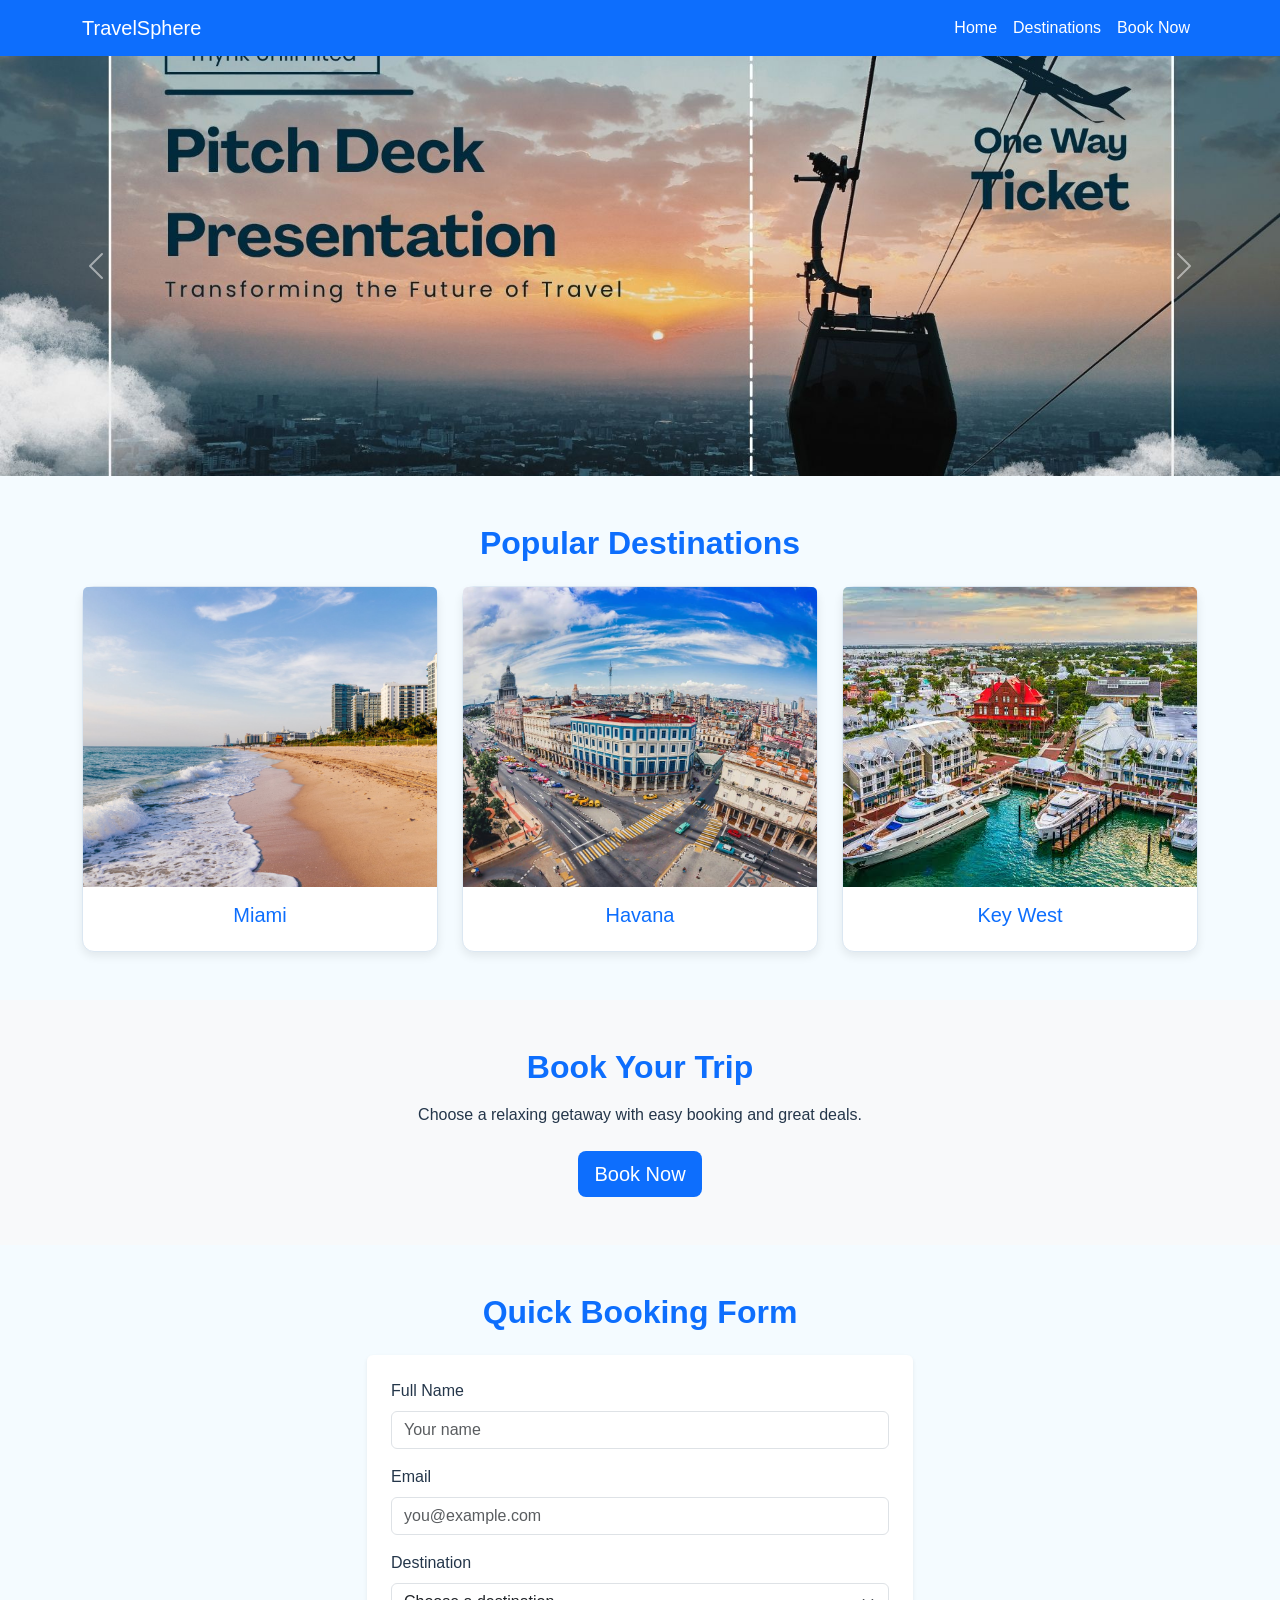
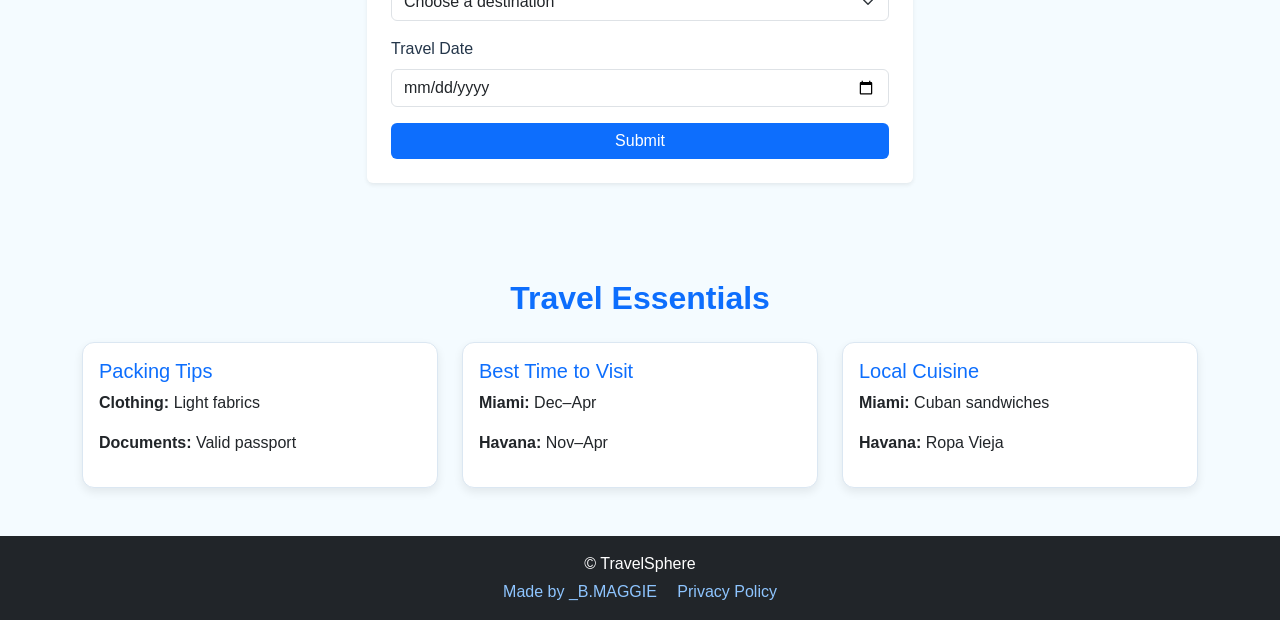
<file: index.html>
<!DOCTYPE html>
<html lang="en">
<head>
  <meta charset="UTF-8" />
  <meta name="viewport" content="width=device-width, initial-scale=1.0" />
  <title>TravelSphere</title>
  <link href="https://cdn.jsdelivr.net/npm/bootstrap@5.3.0/dist/css/bootstrap.min.css" rel="stylesheet" />
  <link href="./style.css" rel="stylesheet" />
</head>
<body>
  <nav class="navbar navbar-expand-lg navbar-dark">
    <div class="container">
      <a class="navbar-brand" href="#">TravelSphere</a>
      <button class="navbar-toggler" type="button" data-bs-toggle="collapse" data-bs-target="#navMenu">
        <span class="navbar-toggler-icon"></span>
      </button>
      <div class="collapse navbar-collapse" id="navMenu">
        <ul class="navbar-nav ms-auto">
          <li class="nav-item"><a class="nav-link" href="#">Home</a></li>
          <li class="nav-item"><a class="nav-link" href="#destinations">Destinations</a></li>
          <li class="nav-item"><a class="nav-link" href="#book">Book Now</a></li>
        </ul>
      </div>
    </div>
  </nav>

  <div id="carouselExample" class="carousel slide" data-bs-ride="carousel">
    <div class="carousel-inner">
      <div class="carousel-item active"><img src="./1000351820.jpg" class="d-block w-100" alt="Island view"></div>
      <div class="carousel-item"><img src="./1000351821.jpg" class="d-block w-100" alt="Beach view"></div>
      <div class="carousel-item"><img src="./1000351822.jpg" class="d-block w-100" alt="Sunset view"></div>
    </div>
    <button class="carousel-control-prev" type="button" data-bs-target="#carouselExample" data-bs-slide="prev"><span class="carousel-control-prev-icon"></span></button>
    <button class="carousel-control-next" type="button" data-bs-target="#carouselExample" data-bs-slide="next"><span class="carousel-control-next-icon"></span></button>
  </div>

  <section class="py-5" id="destinations">
    <div class="container">
      <h2 class="text-center mb-4">Popular Destinations</h2>
      <div class="row g-4">
        <article class="col-md-4"><div class="card h-100"><img src="./miami.jpg" class="card-img-top" alt="Miami"><div class="card-body text-center"><h5 class="card-title">Miami</h5></div></div></article>
        <article class="col-md-4"><div class="card h-100"><img src="./havana.jpg" class="card-img-top" alt="Havana"><div class="card-body text-center"><h5 class="card-title">Havana</h5></div></div></article>
        <article class="col-md-4"><div class="card h-100"><img src="./key west.jpeg" class="card-img-top" alt="Key West"><div class="card-body text-center"><h5 class="card-title">Key West</h5></div></div></article>
      </div>
    </div>
  </section>

  <section class="py-5 bg-light" id="book">
    <div class="text-center container">
      <h2 class="mb-3">Book Your Trip</h2>
      <p class="mb-4">Choose a relaxing getaway with easy booking and great deals.</p>
      <a href="https://www.booking.com/" class="btn btn-primary btn-lg">Book Now</a>
    </div>
  </section>

  <section class="py-5">
    <div class="container">
      <h2 class="text-center mb-4">Quick Booking Form</h2>
      <div class="row justify-content-center">
        <div class="col-lg-6">
          <form class="p-4 rounded shadow-sm bg-white">
            <div class="mb-3">
              <label for="name" class="form-label">Full Name</label>
              <input type="text" class="form-control" id="name" placeholder="Your name" />
            </div>
            <div class="mb-3">
              <label for="email" class="form-label">Email</label>
              <input type="email" class="form-control" id="email" placeholder="you@example.com" />
            </div>
            <div class="mb-3">
              <label for="destination" class="form-label">Destination</label>
              <select class="form-select" id="destination">
                <option selected>Choose a destination</option>
                <option>Miami</option>
                <option>Havana</option>
                <option>Key West</option>
              </select>
            </div>
            <div class="mb-3">
              <label for="date" class="form-label">Travel Date</label>
              <input type="date" class="form-control" id="date" />
            </div>
            <button type="submit" class="btn btn-primary w-100">Submit</button>
          </form>
        </div>
      </div>
    </div>
  </section>

  <section class="py-5">
    <div class="container">
      <h2 class="text-center mb-4">Travel Essentials</h2>
      <div class="row g-4">
        <article class="col-md-4"><div class="card h-100"><div class="card-body"><h5 class="card-title">Packing Tips</h5><p><strong>Clothing:</strong> Light fabrics</p><p><strong>Documents:</strong> Valid passport</p></div></div></article>
        <article class="col-md-4"><div class="card h-100"><div class="card-body"><h5 class="card-title">Best Time to Visit</h5><p><strong>Miami:</strong> Dec–Apr</p><p><strong>Havana:</strong> Nov–Apr</p></div></div></article>
        <article class="col-md-4"><div class="card h-100"><div class="card-body"><h5 class="card-title">Local Cuisine</h5><p><strong>Miami:</strong> Cuban sandwiches</p><p><strong>Havana:</strong> Ropa Vieja</p></div></div></article>
      </div>
    </div>
  </section>

  <footer class="bg-dark text-white text-center p-3">
    <p class="mb-1">© TravelSphere</p>
    <a href="#">Made by _B.MAGGIE</a>
    <a href="#">Privacy Policy</a>
  </footer>

  <script src="https://cdn.jsdelivr.net/npm/bootstrap@5.3.0/dist/js/bootstrap.bundle.min.js"></script>
</body>
</html>
</file>
<file: style.css>
body {
  font-family: Arial, sans-serif;
  background: #f4fbff;
  color: #24364a;
  scroll-behavior: smooth;
}

.navbar {
  background: #0d6efd !important;
}

.nav-link,
.navbar-brand {
  color: #fff !important;
}

.carousel img {
  height: 420px;
  object-fit: cover;
}

h2 {
  color: #0d6efd;
  font-weight: 700;
}

.card {
  border: 1px solid #dbe7f2;
  border-radius: 12px;
  box-shadow: 0 4px 10px rgba(0, 0, 0, 0.08);
  transition: transform 0.2s ease, box-shadow 0.2s ease;
}

.card:hover {
  transform: translateY(-5px);
  box-shadow: 0 10px 18px rgba(13, 110, 253, 0.18);
}

.card-img-top {
  height: 300px;
  object-fit: cover;
}

.card-title {
  color: #0d6efd;
}

#book {
  background: #edf6ff;
}

.btn-primary {
  background: #0d6efd;
  border: none;
}

.btn-primary:hover {
  background: #0b5ed7;
}

footer {
  background: #1f2d3d;
}

footer a {
  color: #8ec5ff;
  margin: 0 8px;
  text-decoration: none;
}

footer a:hover {
  text-decoration: underline;
}
</file>
